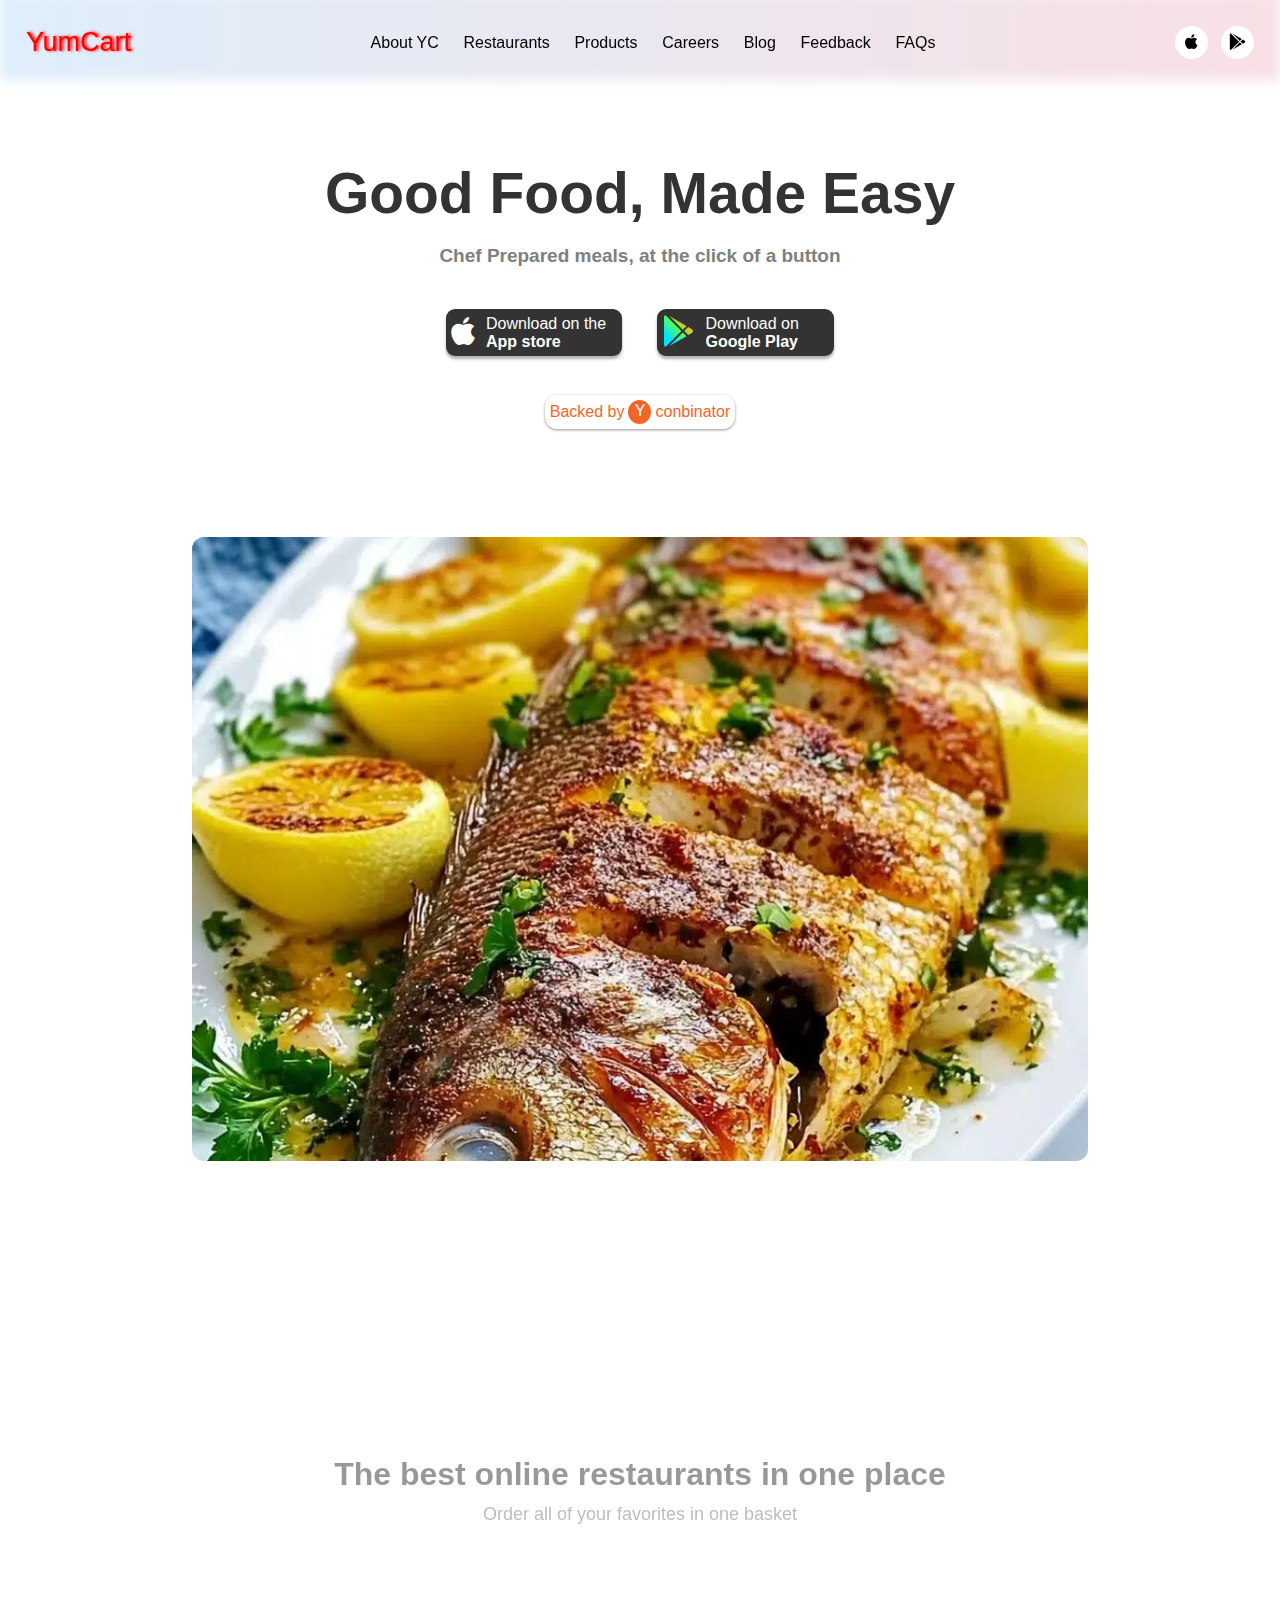
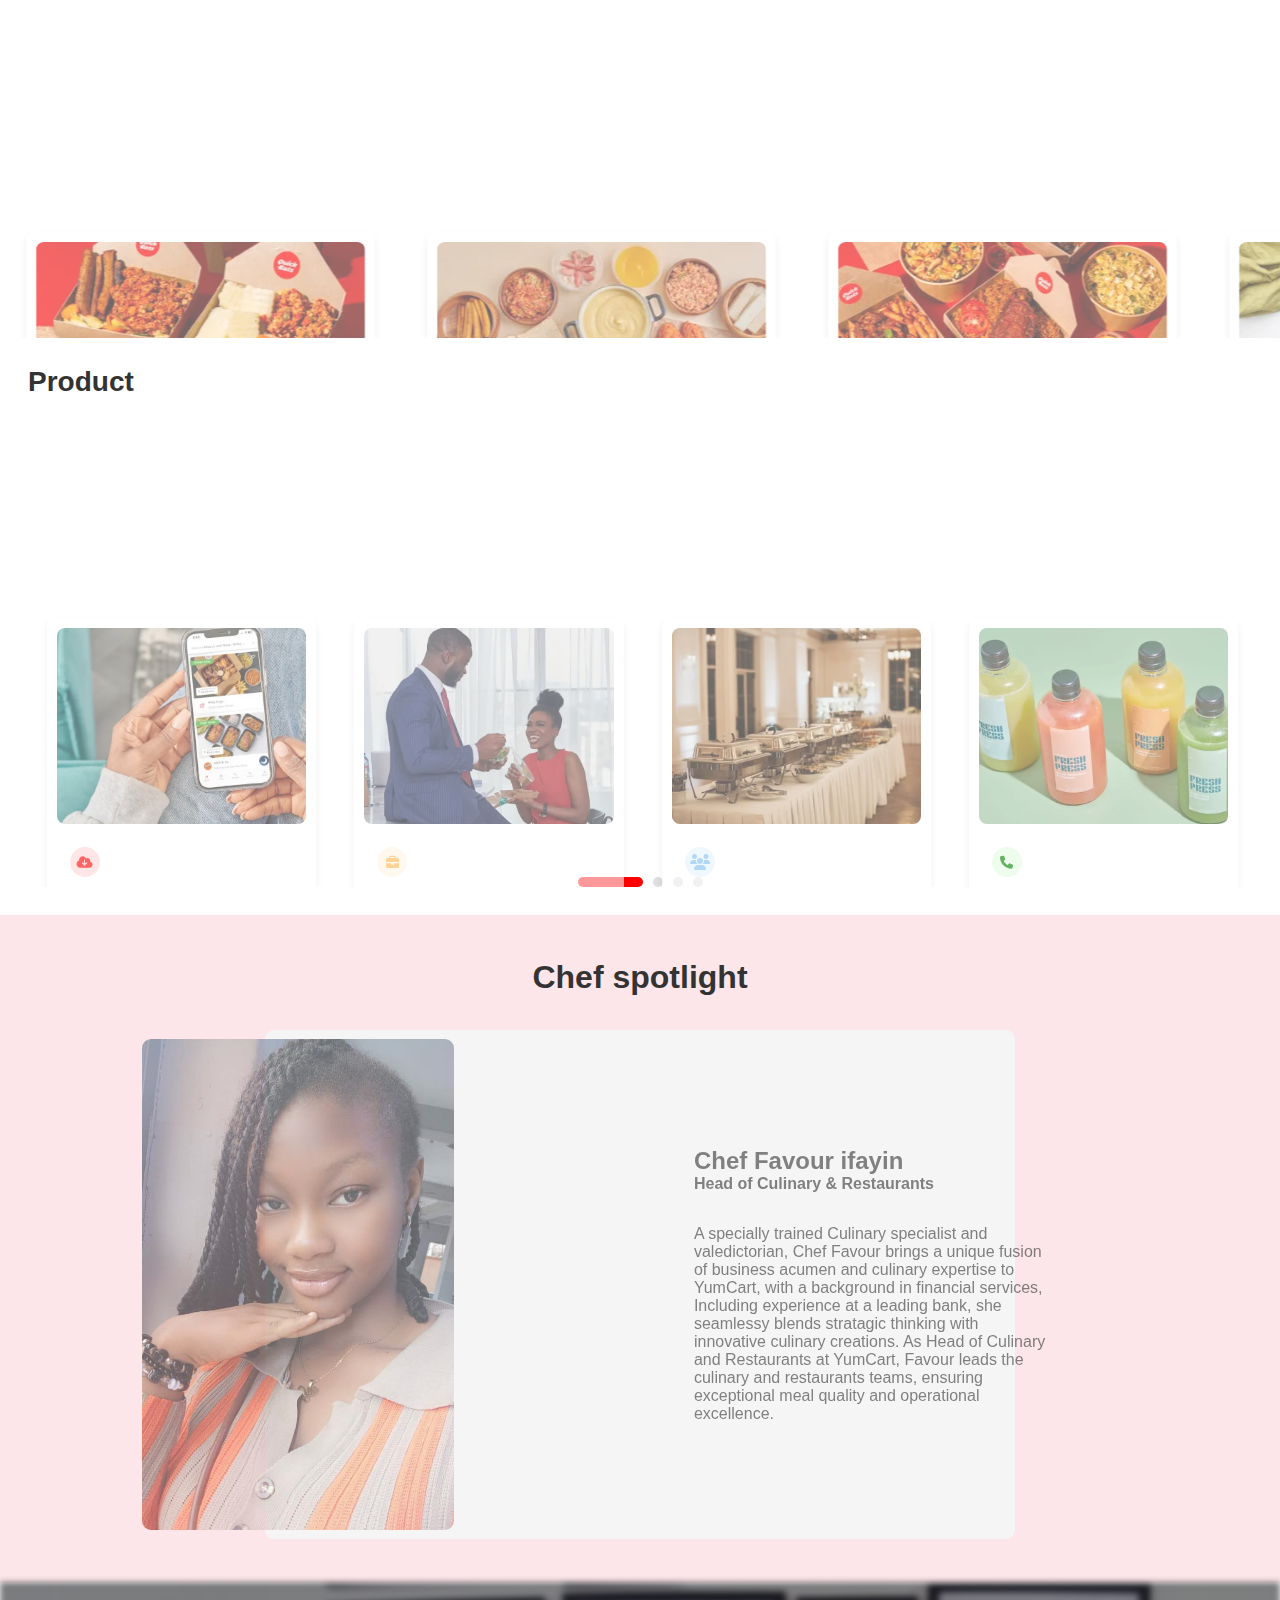
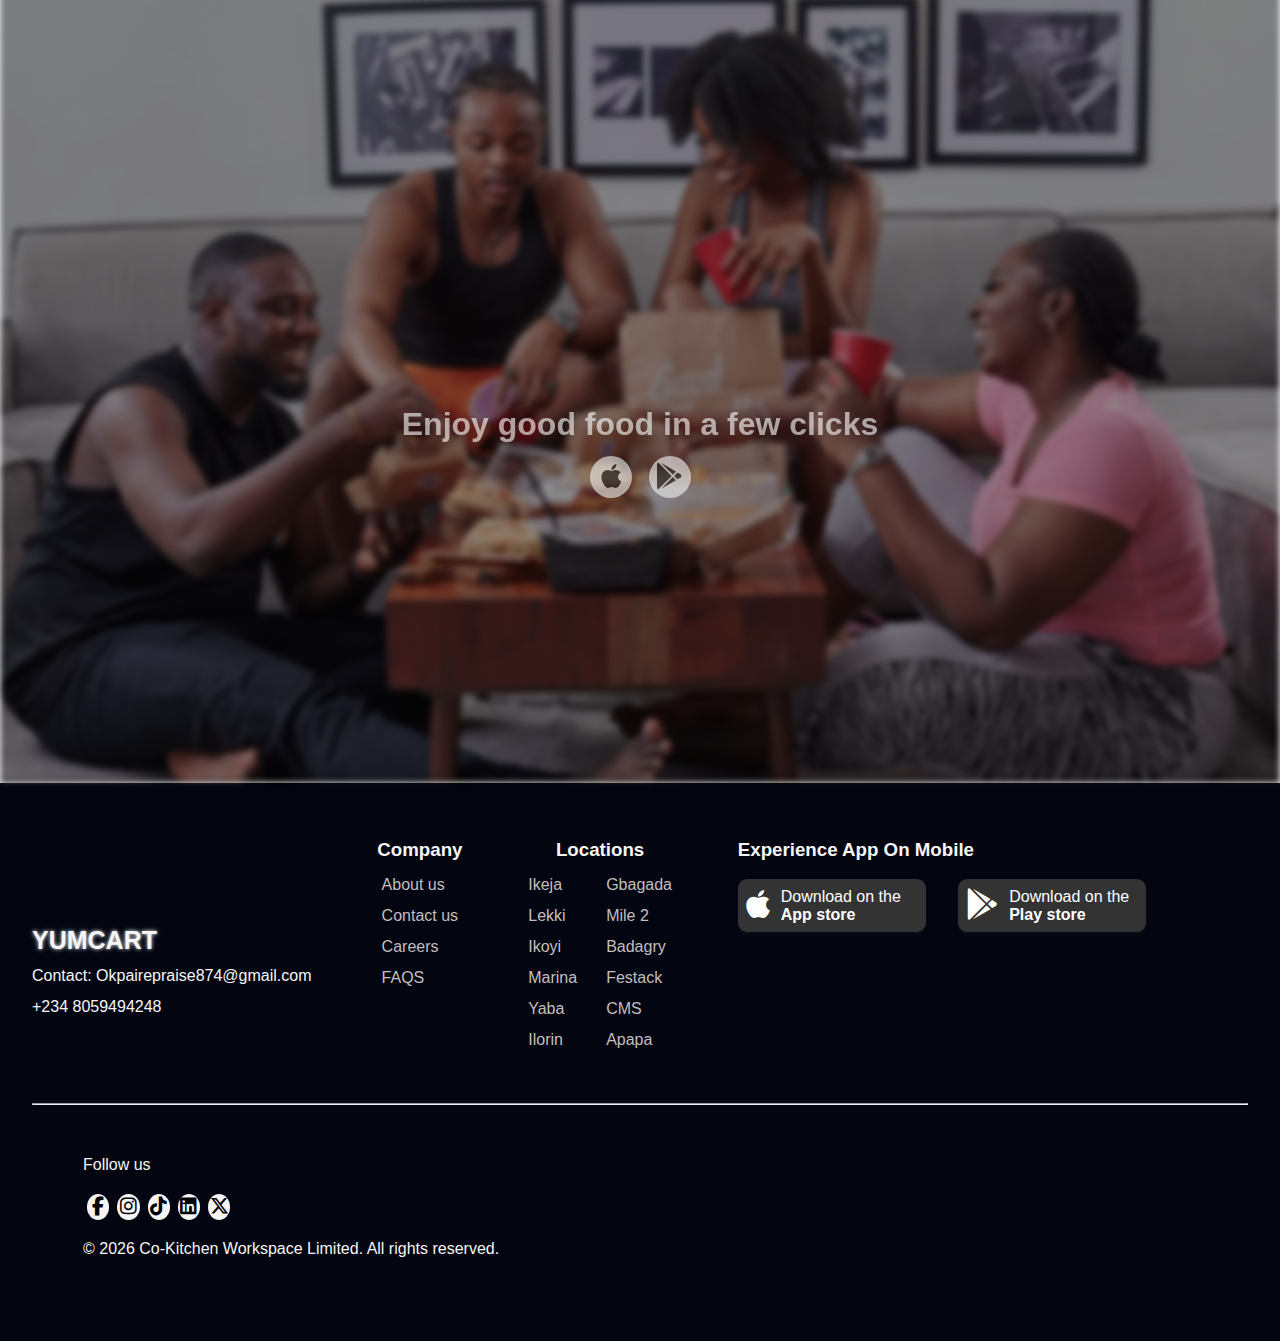
<file: index.html>
<!doctype html>
<html lang="en">
  <head>
    <meta charset="UTF-8" />
    <meta name="viewport" content="width=device-width, initial-scale=1.0" />
    <link rel="stylesheet" href="./style/style.css" />
    <link rel="stylesheet" href="./style/media.css" />
    <script defer src="./js/app.js"></script>
    <link rel="icon" type="png" href="./images/header-img.png" />
    <link
      rel="stylesheet"
      href="https://cdnjs.cloudflare.com/ajax/libs/font-awesome/6.5.0/css/all.min.css"
    />

    <title>YumCart</title>
  </head>
  <body>
    <!-- https://www.getfoodcourt.com/ -->
    <header>
      <div class="header"></div>
      <div class="nav">
        <div class="nav-text">
          <p>YumCart</p>
        </div>
        <div class="nav-links">
          <ul>
            <li>
              <a href="./other-pages/About yc/index.html"
                ><i id="font1" class="fas fa-info-circle"></i> About YC</a
              >
            </li>

            <li>
              <a href="./other-pages/restuarants/index.html"
                ><i id="font1" class="fas fa-store"></i> Restaurants</a
              >
            </li>
            <li>
              <a href="./other-pages/products/index.html"
                ><i id="font1" class="fas fa-boxes"></i> Products</a
              >
            </li>
            <li>
              <a href="./other-pages/careers/index.html"
                ><i id="font1" class="fas fa-suitcase"></i> Careers</a
              >
            </li>
            <li>
              <a href="./other-pages/blog/index.html"
                ><i id="font1" class="fas fa-blog"></i> Blog</a
              >
            </li>
            <li>
              <a href="./other-pages/feedback/index.html"
                ><i id="font1" class="fas fa-comments"></i> Feedback</a
              >
            </li>
            <li>
              <a href="./other-pages/Faq/index.html"
                ><i id="font1" class="fas fa-question-circle"></i> FAQs</a
              >
            </li>
          </ul>
        </div>
        <div class="bars">
          <div class="bar"></div>
          <div class="bar"></div>
          <div class="bar"></div>
        </div>
        <div class="nav-font-awe">
          <div class="font">
            <a href="https://www.apple.com/app-store/" target="_blank">
              <i class="fa-brands fa-apple"></i
            ></a>
          </div>
          <div class="font">
            <a
              href="https://play.google.com/store/games?hl=en&pli=1"
              target="_blank"
            >
              <i class="fa-brands fa-google-play"></i
            ></a>
          </div>
        </div>
      </div>
    </header>

    <div class="banner">
      <div class="bannerCont" id="style">
        <h1 class="banner-text1">Good Food, Made Easy</h1>
        <p class="banner-text2">
          Chef Prepared meals, at the click of a button
        </p>
        <div class="cont">
          <div class="banner-fontCont">
            <a
              href="https://www.apple.com/app-store/"
              class="link"
              target="_blank"
            >
              <div class="banner-font"><i class="fa-brands fa-apple"></i></div>
              <div class="banner-font-text">
                <p>Download on the <span>App store</span></p>
              </div>
            </a>
          </div>
          <div class="banner-fontCont">
            <a
              href="https://play.google.com/store/games?hl=en&pli=1"
              class="link"
              target="_blank"
            >
              <div class="banner-font">
                <i class="fa-brands fa-google-play" id="google-play"></i>
              </div>
              <div class="banner-font-text">
                <p>Download on <span>Google Play</span></p>
              </div>
            </a>
          </div>
        </div>
        <div class="banner-text3">
          <div class="txt">
            <p>Backed by <span class="span">Y</span> conbinator</p>
          </div>
        </div>
      </div>
    </div>
    <div class="slider" id="style">
      <div class="slider-container">
        <div class="slide">
          <img src="./images/img1.png" alt="Image 1" />
        </div>
        <div class="slide">
          <img src="./images/img2.jpg" alt="Image 2" />
        </div>
        <div class="slide">
          <img src="./images/img3.jpg" alt="Image 3" />
        </div>
        <div class="slide">
          <img src="./images/img4.jpg" alt="Image 4" />
        </div>
        <div class="slide">
          <img src="./images/img5.jpg" alt="Image 5" />
        </div>
        <div class="slide">
          <img src="./images/img6.jpg" alt="Image 6" />
        </div>
        <div class="slide">
          <img src="./images/img7.jpg" alt="Image 7" />
        </div>
        <div class="slide">
          <img src="./images/img8.jpg" alt="Image 8" />
        </div>
      </div>
      <div class="direction">
        <button class="prev-btn"><i class="fas fa-caret-left"></i></button>
        <button class="next-btn"><i class="fas fa-caret-right"></i></button>
      </div>
    </div>
    <div class="banner2">
      <div class="banner2-cont" id="style">
        <h1>The best online restaurants in one place</h1>
        <p>Order all of your favorites in one basket</p>
      </div>
    </div>

    <div class="cards-cont">
      <div class="card-cont" id="style">
        <div class="cards" id="slider"></div>
      </div>
    </div>

    <div class="product_section">
      <h3 class="product-text">Product</h3>
      <div class="products-card" id="style">
        <div class="product-cards">
          <div class="prod-card">
            <div class="imgcont">
              <img src="./images/product1.webp" alt="Product-img1" />
            </div>
            <div class="prod-texts">
              <div class="prod-fonts1">
                <i class="fas fa-cloud-arrow-down"></i>
              </div>
              <div class="texts">
                <div class="txt2">
                  <h3>YumCart App</h3>
                  <p>
                    High quality chef prepared meals delivered at a click of a
                    button
                  </p>
                </div>
              </div>
              <div class="prod-btn">
                <button><a href="/">Download</a></button>
              </div>
            </div>
          </div>
          <div class="prod-card">
            <div class="imgcont">
              <img src="./images/product2.webp" alt="Product-img1" />
            </div>
            <div class="prod-texts">
              <div class="prod-font">
                <i class="fas fa-briefcase"></i>
              </div>
              <div class="texts">
                <div class="txt2">
                  <h3>YumCart Business</h3>
                  <p>
                    Corporate meal plans designed to boost employee satisfaction
                    and productivity
                  </p>
                </div>
              </div>
              <div class="prod-btn">
                <button><a href="/">View</a></button>
              </div>
            </div>
          </div>
          <div class="prod-card">
            <div class="imgcont">
              <img src="./images/product3.webp" alt="Product-img1" />
            </div>
            <div class="prod-texts">
              <div class="prod-fonts">
                <i class="fas fa-users"></i>
              </div>
              <div class="texts">
                <div class="txt2">
                  <h3>Event Catering</h3>
                  <p>
                    Personalized catering services for all types of events,
                    focusing on customer satisfaction
                  </p>
                </div>
              </div>
              <div class="prod-btn">
                <button><a href="/">Contact us</a></button>
              </div>
            </div>
          </div>
          <div class="prod-card">
            <div class="imgcont">
              <img src="./images/product4.webp" alt="Product-img1" />
            </div>
            <div class="prod-texts">
              <div class="prod-font2">
                <i class="fas fa-phone"></i>
              </div>
              <div class="texts">
                <div class="txt2">
                  <h3>Fresh Press by YumCart</h3>
                  <p>
                    Freshhly pressed juices and smoothies made from 100%
                    natural, quality ingredients
                  </p>
                </div>
              </div>
              <div class="prod-btn">
                <button><a href="/">Contact us</a></button>
              </div>
            </div>
          </div>
          <div class="prod-card">
            <div class="imgcont">
              <img src="./images/product6.webp" alt="Product-img1" />
            </div>
            <div class="prod-texts">
              <div class="prod-font2">
                <i class="fas fa-phone"></i>
              </div>
              <div class="texts">
                <div class="txt2">
                  <h3>Necter by YumCart</h3>
                  <p>
                    Delicious high quality jucies crafted to stay fresh and
                    flavourful for any moment
                  </p>
                </div>
              </div>
              <div class="prod-btn">
                <button><a href="/">Contact us</a></button>
              </div>
            </div>
          </div>
          <div class="prod-card">
            <div class="imgcont">
              <img src="./images/product5.webp" alt="Product-img1" />
            </div>
            <div class="prod-texts">
              <div class="prod-fonts3">
                <i class="fa-solid fa-champagne-glasses"></i>
              </div>
              <div class="texts">
                <div class="txt2">
                  <h3>Cocktail club by YumCart</h3>
                  <p>
                    Expertly crafted cocktails delivered to elevate your
                    gathering and special moments
                  </p>
                </div>
              </div>
              <div class="prod-btn">
                <button><a href="/">View</a></button>
              </div>
            </div>
          </div>
          <div class="prod-card">
            <div class="imgcont">
              <img src="./images/product7.webp" alt="Product-img1" />
            </div>
            <div class="prod-texts">
              <div class="prod-font">
                <i class="fa-solid fa-briefcase"></i>
              </div>
              <div class="texts">
                <div class="txt2">
                  <h3>Freshly Baked</h3>
                  <p>
                    Freshly baked bread and pastries made daily with quality
                    ingredients.
                  </p>
                </div>
              </div>
              <div class="prod-btn">
                <button><a href="/">View</a></button>
              </div>
            </div>
          </div>
        </div>
      </div>
      <div class="product-dots">
        <span class="dot active" data-index="0"></span>
        <span class="dot" data-index="1"></span>
        <span class="dot" data-index="2"></span>
        <span class="dot" data-index="3"></span>
      </div>
    </div>
    <div class="chef-spotlight">
      <div class="spotlight-text">
        <h1>Chef spotlight</h1>
      </div>
      <div class="spotlight-card">
        <div class="spotCard-cont">
          <div class="spotcard-img" id="style">
            <img src="./images/IMG-20260107-WA0048.jpg" alt="spotlight img" />
          </div>
          <div class="spotcard-text" id="style">
            <h2>Chef Favour ifayin</h2>
            <h4>Head of Culinary & Restaurants</h4>
            <p>
              A specially trained Culinary specialist and valedictorian, Chef
              Favour brings a unique fusion of business acumen and culinary
              expertise to YumCart, with a background in financial services,
              Including experience at a leading bank, she seamlessy blends
              stratagic thinking with innovative culinary creations. As Head of
              Culinary and Restaurants at YumCart, Favour leads the culinary and
              restaurants teams, ensuring exceptional meal quality and
              operational excellence.
            </p>
          </div>
        </div>
      </div>
    </div>
    <!-- </div> -->
    <div class="background">
      <div class="background-text">
        <div class="background-text1" id="style">
          <h1>Enjoy good food in a few clicks</h1>
          <div class="backgroung-font">
            <div id="font">
              <a href="https://www.apple.com/app-store/" target="_blank">
                <i class="fa-brands fa-apple"></i
              ></a>
            </div>
            <div id="font">
              <a
                href="https://play.google.com/store/games?hl=en&pli=1"
                target="_blank"
              >
                <i class="fa-brands fa-google-play"></i
              ></a>
            </div>
          </div>
        </div>
      </div>
      <div class="background-img"></div>
    </div>
    <footer>
      <div class="footer">
        <div id="cont1">
          <h3>YUMCART</h3>
          <div class="sub-con1">
            <p>Contact: Okpairepraise874@gmail.com</p>
            <p>+234 8059494248</p>
          </div>
        </div>
        <div class="footer-links" id="footlink">
          <h3>Company</h3>
          <div class="footer-ul">
            <ul>
              <li><a href="./other-pages/About yc/index.html">About us</a></li>
              <li>
                <a href="./other-pages/Contact us/index.html">Contact us</a>
              </li>
              <li><a href="./other-pages/careers/index.html">Careers</a></li>
              <li><a href="./other-pages/Faq/index.html">FAQS</a></li>
            </ul>
          </div>
        </div>
        <div class="footer-links">
          <div class="h3">
            <h3>Locations</h3>
          </div>
          <div class="footer-ul">
            <ul>
              <li>Ikeja</li>
              <li>Lekki</li>
              <li>Ikoyi</li>
              <li>Marina</li>
              <li>Yaba</li>
              <li>Ilorin</li>
            </ul>
            <ul>
              <li>Gbagada</li>
              <li>Mile 2</li>
              <li>Badagry</li>
              <li>Festack</li>
              <li>CMS</li>
              <li>Apapa</li>
            </ul>
          </div>
        </div>

        <div class="app">
          <h3>experience app on mobile</h3>
          <div class="app-icon">
            <div class="app-icon1">
              <div class="app-iconCont">
                <a
                  href="https://www.apple.com/app-store/"
                  class="link"
                  target="_blank"
                >
                  <div class="banner-font">
                    <i class="fa-brands fa-apple"></i>
                  </div>
                  <div class="banner-font-text">
                    <p>Download on the <span>App store</span></p>
                  </div>
                </a>
              </div>
              <div class="app-iconCont">
                <a
                  href="https://play.google.com/store/games?hl=en&pli=1"
                  class="link"
                  target="_blank"
                >
                  <div class="banner-font">
                    <i class="fa-brands fa-google-play"></i>
                  </div>
                  <div class="banner-font-text">
                    <p>Download on the <span>Play store</span></p>
                  </div>
                </a>
              </div>
            </div>
          </div>
        </div>
      </div>
      <hr />
      <div class="copy-right">
        <p class="copy-p">Follow us</p>
        <div class="copy-icon">
          <span>
            <a href="https://web.facebook.com/?_rdc=1&_rdr#">
              <i class="fab fa-facebook-f"></i>
            </a>
          </span>
          <span>
            <a href="https://www.instagram.com/">
              <i class="fab fa-instagram"></i>
            </a>
          </span>
          <span>
            <a href="https://www.tiktok.com/en/">
              <i class="fab fa-tiktok"></i>
            </a>
          </span>
          <span>
            <a href="https://www.linkedin.com/login">
              <i class="fab fa-linkedin"></i>
            </a>
          </span>
          <span>
            <a href="https://x.com/">
              <i class="fab fa-x-twitter"></i>
            </a>
          </span>
        </div>
        <div class="copy text">
          <p>&copy 2026 Co-Kitchen Workspace Limited. All rights reserved.</p>
        </div>
      </div>
    </footer>
  </body>
</html>
</file>
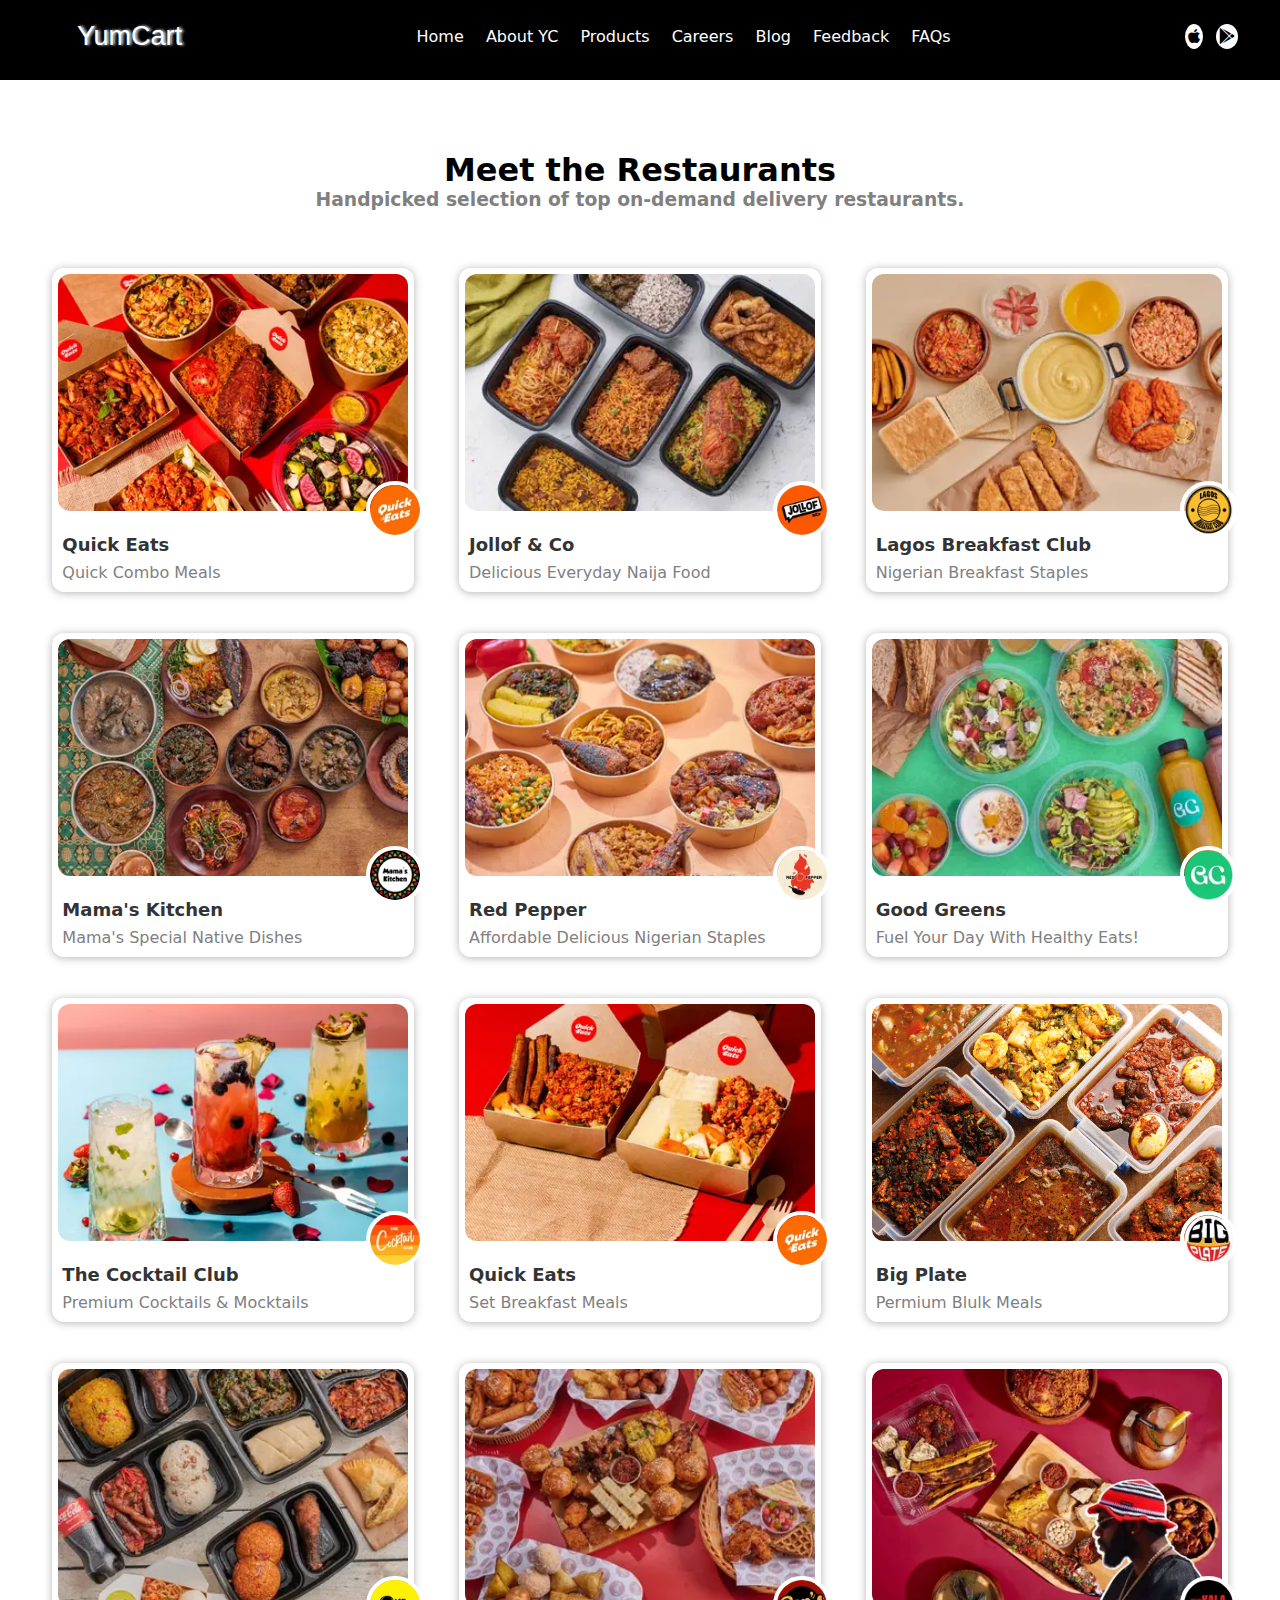
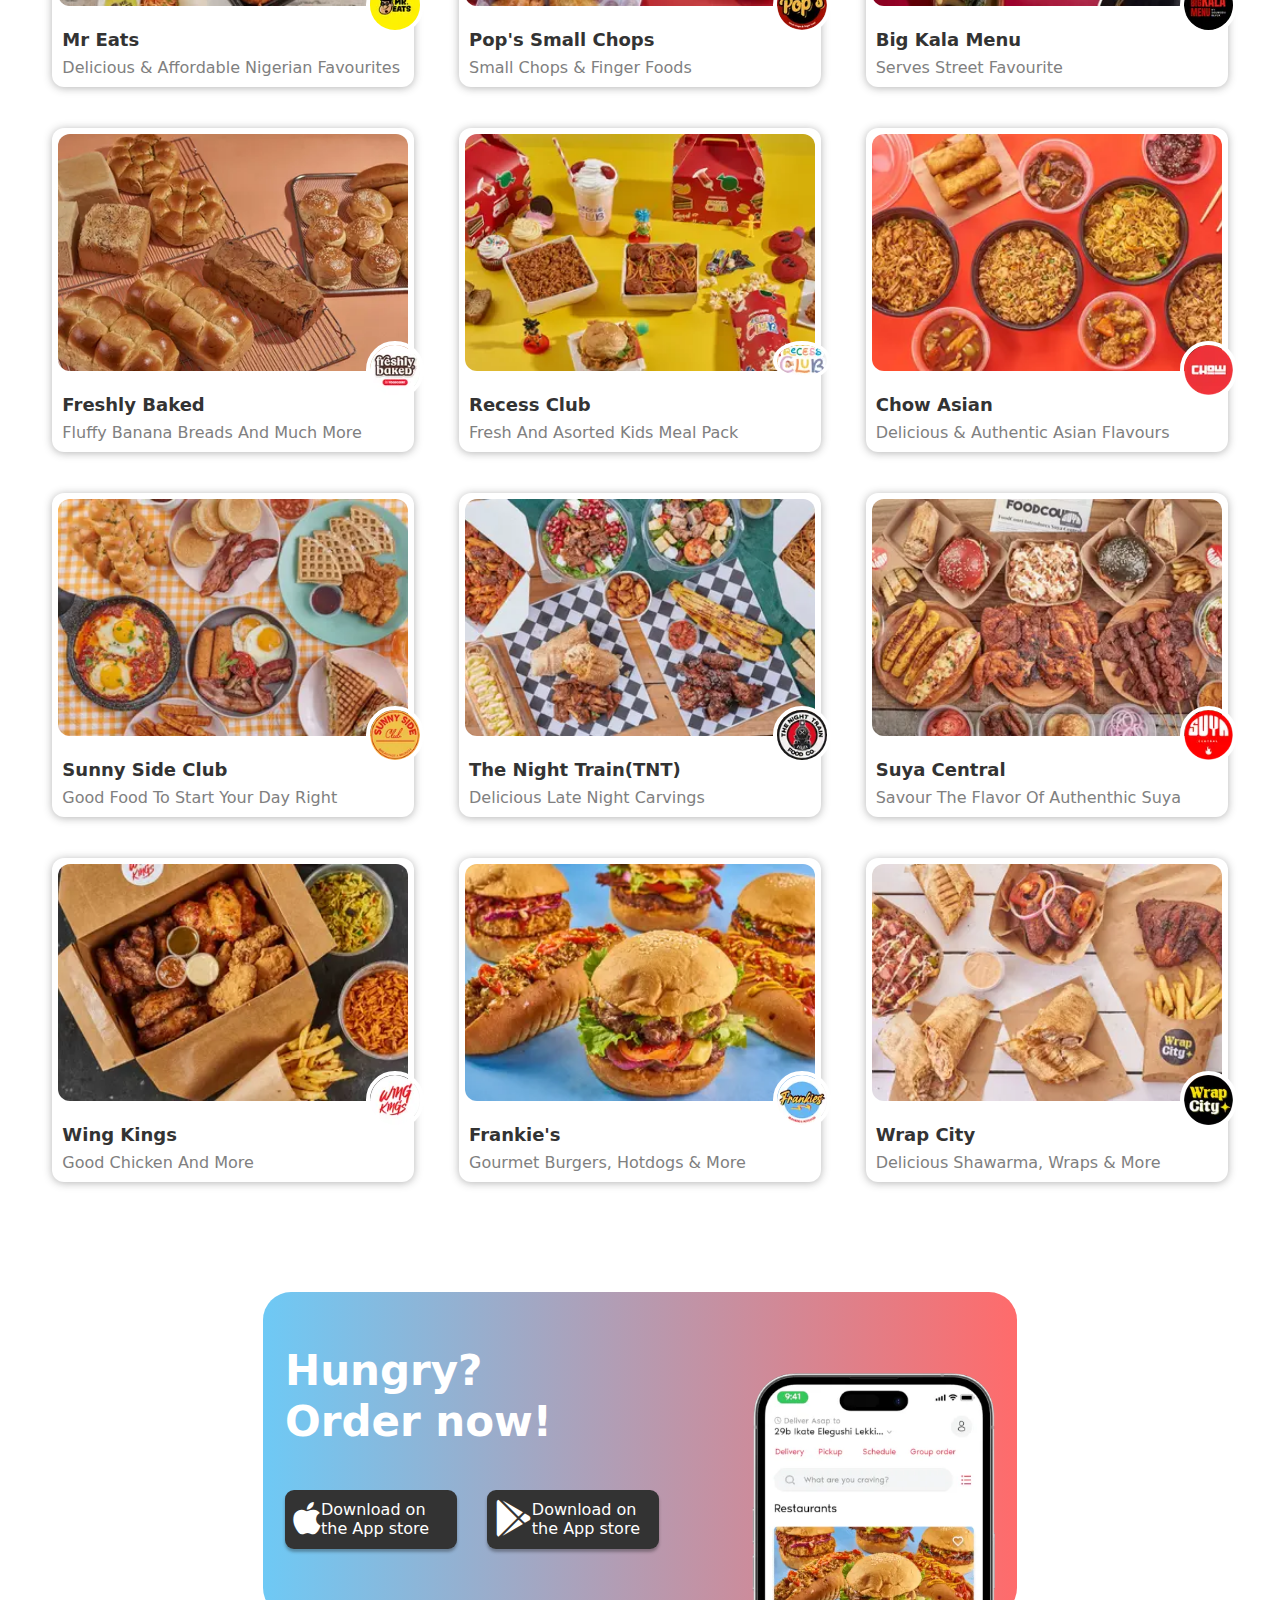
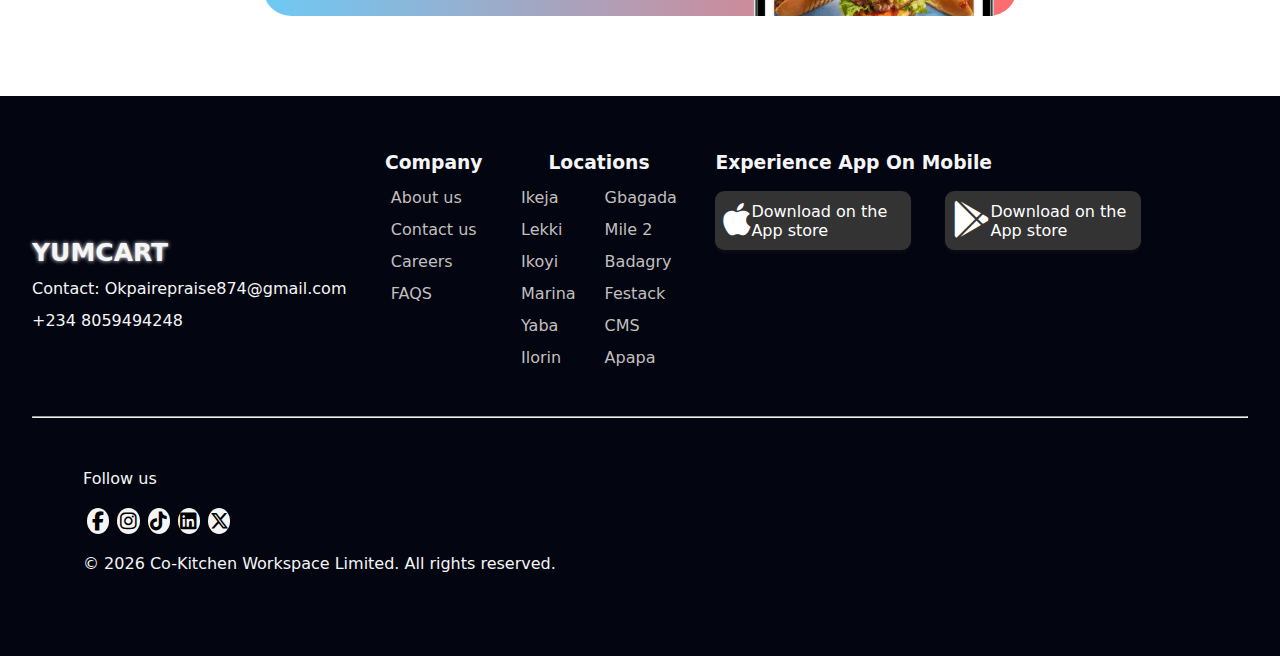
<file: other-pages/restuarants/index.html>
<!doctype html>
<html lang="en">
  <head>
    <meta charset="UTF-8" />
    <meta name="viewport" content="width=device-width, initial-scale=1.0" />
    <title>Yumcart</title>
    <link rel="stylesheet" href="style.css" />
    <link
      rel="stylesheet"
      href="https://cdnjs.cloudflare.com/ajax/libs/font-awesome/6.5.0/css/all.min.css"
    />
    <link rel="icon" type="png" href="../../images/header-img.png" />
    <script defer src="app.js"></script>
  </head>
  <body>
    <header>
      <div class="header"></div>
      <div class="nav">
        <div class="nav-text">
          <p>YumCart</p>
        </div>
        <div class="nav-links">
          <ul>
            <li>
              <a href="../../index.html"
                ><i id="font1" class="fas fa-info-circle"></i> Home</a
              >
            </li>
            <li>
              <a href="../About yc/index.html"
                ><i id="font1" class="fas fa-store"></i> About YC</a
              >
            </li>
            <li>
              <a href="../products/index.html"
                ><i id="font1" class="fas fa-boxes"></i> Products</a
              >
            </li>
            <li>
              <a href="../careers/index.html"
                ><i id="font1" class="fas fa-suitcase"></i> Careers</a
              >
            </li>
            <li>
              <a href="../blog/index.html"
                ><i id="font1" class="fas fa-blog"></i> Blog</a
              >
            </li>
            <li>
              <a href="../feedback/index.html"
                ><i id="font1" class="fas fa-comments"></i> Feedback</a
              >
            </li>
            <li>
              <a href="../Faq/index.html"
                ><i id="font1" class="fas fa-question-circle"></i> FAQs</a
              >
            </li>
          </ul>
        </div>
        <div class="bars">
          <div class="bar"></div>
          <div class="bar"></div>
          <div class="bar"></div>
        </div>
        <div class="nav-font-awe">
          <div class="font">
            <a href="https://www.apple.com/app-store/" target="_blank">
              <i class="fa-brands fa-apple"></i
            ></a>
          </div>
          <div class="font">
            <a
              href="https://play.google.com/store/games?hl=en&pli=1"
              target="_blank"
            >
              <i class="fa-brands fa-google-play"></i
            ></a>
          </div>
        </div>
      </div>
    </header>

    <div class="banner">
      <div class="banner-text">
        <h1>Meet the Restaurants</h1>
        <h3>Handpicked selection of top on-demand delivery restaurants.</h3>
      </div>
      <div class="cont">
        <div class="sliding-imagesCont" id="slider"></div>
      </div>
    </div>

    <section class="hero">
      <div class="hero-card">
        <div class="hero-text">
          <h1>Hungry?<br />Order now!</h1>

          <div class="app-icon">
            <div class="app-icon1">
              <div class="app-iconCont">
                <a
                  href="https://www.apple.com/app-store/"
                  class="link"
                  target="_blank"
                >
                  <div class="banner-font">
                    <i class="fa-brands fa-apple"></i>
                  </div>
                  <div class="banner-font-text">
                    <p>Download on the <span>App store</span></p>
                  </div>
                </a>
              </div>
              <div class="app-iconCont">
                <a
                  href="https://play.google.com/store/games?hl=en&pli=1"
                  class="link"
                  target="_blank"
                >
                  <div class="banner-font">
                    <i class="fa-brands fa-google-play"></i>
                  </div>
                  <div class="banner-font-text">
                    <p>Download on the <span>App store</span></p>
                  </div>
                </a>
              </div>
            </div>
          </div>
        </div>

        <div class="background"></div>
      </div>
    </section>

    <footer>
      <div class="footer">
        <div id="cont1">
          <h3>YUMCART</h3>
          <div class="sub-con1">
            <p>Contact: Okpairepraise874@gmail.com</p>
            <p>+234 8059494248</p>
          </div>
        </div>
        <div class="footer-links">
          <h3>Company</h3>
          <div class="footer-ul">
            <ul>
              <li>
                <a href="../About yc/index.html">About us</a>
              </li>
              <li>
                <a href="../Contact us/index.html">Contact us</a>
              </li>
              <li><a href="../careers/index.html">Careers</a></li>
              <li><a href="../Faq/index.html">FAQS</a></li>
            </ul>
          </div>
        </div>
        <div class="footer-links">
          <div class="h3">
            <h3>Locations</h3>
          </div>
          <div class="footer-ul">
            <ul>
              <li>Ikeja</li>
              <li>Lekki</li>
              <li>Ikoyi</li>
              <li>Marina</li>
              <li>Yaba</li>
              <li>Ilorin</li>
            </ul>
            <ul>
              <li>Gbagada</li>
              <li>Mile 2</li>
              <li>Badagry</li>
              <li>Festack</li>
              <li>CMS</li>
              <li>Apapa</li>
            </ul>
          </div>
        </div>

        <div class="app">
          <h3>experience app on mobile</h3>
          <div class="app-icon">
            <div class="app-icon1">
              <div class="app-iconCont">
                <a
                  href="https://www.apple.com/app-store/"
                  class="link"
                  target="_blank"
                >
                  <div class="banner-font">
                    <i class="fa-brands fa-apple"></i>
                  </div>
                  <div class="banner-font-text">
                    <p>Download on the <span>App store</span></p>
                  </div>
                </a>
              </div>
              <div class="app-iconCont">
                <a
                  href="https://play.google.com/store/games?hl=en&pli=1"
                  class="link"
                  target="_blank"
                >
                  <div class="banner-font">
                    <i class="fa-brands fa-google-play"></i>
                  </div>
                  <div class="banner-font-text">
                    <p>Download on the <span>App store</span></p>
                  </div>
                </a>
              </div>
            </div>
          </div>
        </div>
      </div>
      <hr />
      <div class="copy-right">
        <p class="copy-p">Follow us</p>
        <div class="copy-icon">
          <span>
            <i class="fab fa-facebook-f"></i>
          </span>
          <span>
            <i class="fab fa-instagram"></i>
          </span>
          <span>
            <i class="fab fa-tiktok"></i>
          </span>
          <span>
            <i class="fab fa-linkedin"></i>
          </span>
          <span>
            <i class="fab fa-x-twitter"></i>
          </span>
        </div>
        <div class="copy text">
          <p>&copy 2026 Co-Kitchen Workspace Limited. All rights reserved.</p>
        </div>
      </div>
    </footer>
  </body>
</html>
</file>
<file: style/style.css>
* {
  padding: 0;
  margin: 0;
  list-style-type: none;
  box-sizing: border-box;
  scrollbar-width: thin; 
   scrollbar-color: #bea6ac #dce8f1;
}

img{
  -webkit-user-drag: none;
}

a {
  text-decoration: none;
  color: inherit;
}

body {
  color: black;
  font-family:
    Euclid Circular A,
    -apple-system,
    BlinkMacSystemFont,
    Segoe UI,
    Roboto,
    Helvetica Neue,
    Arial;
  background-color: white;
}

.header {
  position: absolute;
  top: -7px;
  left: 0;
  width: 100%;
  height: 87px;
  background: linear-gradient(to right, #deeefb, #f8e0e5);
  filter: blur(6px);
  z-index: -1;
}

.nav {
  position: relative;
  z-index: 2;
  display: flex;
  justify-content: space-between;
  align-items: center;
  padding: 26px;
  width: 100%;
}

.nav-text {
  font-family: "Franklin Gothic Medium", "Arial Narrow", Arial, sans-serif;
  color: red;
  font-size: 27px;
  text-shadow: 2px 0px 3px red;
}

.nav-links {
  width: 46%;
  font-size: 16px;
}

.nav-links ul {
  display: flex;
  justify-content: space-between;
  list-style: none;
}

.app-iconCont:hover {
  transform: scale(0.9);
  transition: 0.8s;
}

.nav-links ul li a {
  position: relative;
  padding-bottom: 6px;
}

.nav-links ul li a::after {
  content: "";
  position: absolute;
  left: 0;
  bottom: 0;

  width: 100%;
  height: 2px;
  background: linear-gradient(to right, #333, #333);

  transform: scaleX(0);
  transform-origin: left;
  transition: transform 0.3s ease;
}

.nav-links ul li a:hover::after {
  transform: scaleX(1);
}

.nav-font-awe {
  display: flex;
  gap: 13px;
}

.font {
  background: white;
  font-size: 17px;
  padding: 4px;
  border-radius: 50%;
  cursor: pointer;
  width: 33px;
  display: flex;
  justify-content: center;
  height: 33px;
  align-items: center;
}

.font i {
  color: black;
}

#google-play {
  background: linear-gradient(
    45deg,
    #00e1ff,
    #00e1ff,
    #42ff6f,
    #ffbb00,
    #ff3300
  );
  -webkit-background-clip: text;
  -webkit-text-fill-color: transparent;
  display: inline-block;
}

.banner {
  display: flex;
  justify-content: center;
  padding-top: 10rem;
  text-align: center;
}

.banner-text1 {
  font-size: 57px;
  color: #333;
  font-family: sans-serif;
}

.bannerCont {
  gap: 19px;
  display: flex;
  flex-direction: column;
  transform: translateY(-51px);
  opacity: 0.4;
}

.banner-fontCont {
  display: flex;
  transition: 0.9s;
}

.cont {
  display: flex;
  justify-content: center;
  gap: 35px;
  margin-top: 23px;
}

.banner-fontCont,
.app-iconCont {
  background: #333;
  color: #fff;
  width: 28%;
  text-align: left;
  align-items: center;
  font-size: 16px;
  padding: 5px;
  border-radius: 9px;
  box-shadow: 0px 3px 3px #19191957;
  transition: 0.8s;
}

.banner-font {
  font-size: 32px;
}

.banner-font-text span {
  font-weight: bold;
}

.link {
  display: flex;
  align-items: center;
  gap: 11px;
}

.slider {
  width: 100%;
  height: 100vh;
  margin-top: 88px;
  overflow: hidden;
  transform: translateY(-173px);
  opacity: 0.6;
  transition: 1.6s;
}

.slider.active {
  transform: translateY(0);
  opacity: 1;
  transition: 1.6s;
}

.slider-container {
  display: flex;
  transition: transform 0.5s ease-in-out;
}

.slide {
  min-width: 100%;
  box-sizing: border-box;
  height: 39pc;
  display: flex;
  justify-content: center;
}

.slide img {
  width: 70%;
  height: 100%;
  display: block;
  object-fit: cover;
  border-radius: 12px;
}

.prev-btn,
.next-btn {
  background: rgba(0, 0, 0, 0.5);
  color: white;
  border: none;
  padding: 10px;
  cursor: pointer;
  font-size: 26px;
  border-radius: 50%;
  z-index: 10;
  margin: 11px;
}

.prev-btn:hover,
.next-btn:hover {
  background: rgba(0, 0, 0, 0.8);
}

.banner-fontCont:hover {
  transform: scale(0.9);
  transition: 0.7s;
}

.direction {
  position: absolute;
  width: 100%;
  display: flex;
  justify-content: space-between;
  top: 59pc;
}

.banner2 {
  text-align: center;
  padding: 70px 0px 29px;
  overflow: hidden;
}

.banner-text2 {
  font-size: 19px;
  font-weight: bold;
  color: grey;
}

.txt {
  /* width: 33%; */
  box-shadow: 0px 1px 3px #0000006b;
  padding: 5px;
  border-radius: 12px;
  color: #f26625;
}

.span {
  background-color: #f26625;
  color: white;
  padding: 2px;
  border-radius: 50%;
  height: 24px;
  display: block;
  width: 23px;
}

.txt p {
  display: flex;
  align-items: center;
  gap: 4px;
}

.banner-text3 {
  text-align: center;
  display: flex;
  justify-content: center;
  padding: 20px;
}

.banner2-cont p {
  font-size: 18px;
  color: #5b5a5a;
  margin-top: 11px;
}
.cards {
  display: flex;
  width: 100%;
  position: relative;
}

.card {
  flex: 0 0 auto;
  width: 349px;
  margin: 26px;
  background: white;
  border-radius: 8px;
  box-shadow: 0 4px 8px rgba(0, 0, 0, 0.1);
  text-align: left;
  padding: 10px;
  height: 281px;
}

.card img {
  width: 100%;
  height: 181px;
  object-fit: cover;
  border-radius: 8px;
}

.card p {
  margin: 5px 0;
  margin: 8px;
}

#text1 {
  font-weight: bold;
  font-size: 19px;
  color: #333;
}

#text {
  color: #333;
}

.cards-cont {
  overflow: hidden;
  width: 100%;
  display: flex;
  justify-content: center;
  flex-direction: column;
}

.card-cont {
  transform: translateY(201px);
  transition: 1.6s;
  opacity: 0.6;
}

.card-cont.active {
  transform: translateY(0px);
  transition: 1.6s;
  opacity: 1;
}

.banner2-cont {
  transform: translateY(-51px);
  opacity: 0.4;
}

.banner2-cont.active {
  transform: translateY(0px);
  transition: 1.6s;
  opacity: 1;
}

.cards {
  animation: slide-left 30s linear infinite;
  will-change: transform;
}

@keyframes slide-left {
  from {
    transform: translateX(0);
  }
  to {
    transform: translateX(-200pc);
  }
}

img {
  user-select: none;
  pointer-events: none;
  -webkit-user-drag: none;
}

.cards:hover {
  animation-play-state: paused;
}

.card-button {
  background-color: hsl(0, 100%, 50%);
  border: none;
  border-radius: 27px;
  transition: 0.5s;
  box-shadow: 0px 2px 2px 1px #b5b3b382;
  transition: 0.3s;
}

.card-button:hover {
  background-color: hsl(0deg 74.72% 33.31%);
  transition: 0.5s;
  transform: scale(0.98);
}

.products-card.active {
  transform: translateY(0px);
  transition: 1.6s;
  opacity: 1;
}

.products-card {
  transform: translateY(201px);
  transition: 1.6s;
  opacity: 0.6;
}

.button-cont {
  display: flex;
  justify-content: center;
}

.card-button a {
  color: rgb(255, 255, 255);
  padding: 10px;
  font-size: 18px;
  display: block;
  width: 142px;
}

.product-text {
  font-size: 28px;
  color: #333;
}

.product_section {
  margin: 28px;
  overflow: hidden;
}

.fa-briefcase {
  color: #ffb650;
  font-size: 13px;
}

.prod-font,
.prod-fonts,
.prod-font2,
.prod-fonts1,
.prod-fonts3 {
  background: #fff4e6;
  height: 26px;
  width: 20px;
  display: flex;
  justify-content: center;
  align-items: center;
  border-radius: 50%;
  padding: 15px;
}

.prod-fonts {
  background: #e6f4ff;
}

.prod-font2 {
  background: #0edf0e1f;
}

.prod-fonts1 {
  background: #ff000029;
}

.prod-fonts3 {
  background-color: #00008b30;
}
.fa-phone {
  color: green;
  font-size: 13px;
}

.fa-cloud-arrow-down {
  color: red;
  font-size: 13px;
}

.fa-champagne-glasses {
  color: #1919f0;
  font-size: 13px;
}

.prod-card {
  flex: 0 0 auto;
  background: white;
  border-radius: 8px;
  box-shadow: 0 4px 8px rgba(0, 0, 0, 0.1);
  text-align: center;
  padding: 10px;
  height: 441px;
  /* min-width: 100%; */
  width: 22%;
  margin: 19px;
}

.prod-card img {
  width: 100%;
  height: 196px;
  object-fit: cover;
  border-radius: 8px;
}

.product-cards {
  display: flex;
  transition: transform 0.5s ease-in-out;
}

.prod-texts {
  background: white;
  border-radius: 6px;
  padding: 13px;
  height: 215px;
  margin-top: 6px;
}

.texts {
  text-align: left;
}

.prod-btn {
  position: relative;
  top: 14px;
}

.prod-btn button {
  background: transparent;
  border: 1px solid red;
  color: red;
  border-radius: 14px;
  transition: 0.3s;
}

.prod-btn a {
  display: block;
  padding: 7px;
  font-size: 16px;
  width: 106px;
}

.txt2 {
  display: grid;
  margin: 11px;
  grid-row-gap: 11px;
}

.txt2 p {
  color: grey;
  font-size: 14px;
  width: 94%;
}

.fa-users {
  color: #7ec0f3;
}

.prod-btn button:hover {
  background-color: red;
  transition: 0.5s;
  color: #fff;
  transform: scale(0.98);
}

.txt2 h3 {
  color: #333;
  font-size: 17px;
}

header {
  position: fixed;
  z-index: 4;
  width: 100%;
  transition: 0.5s;
}

.chef-spotlight {
  background-color: #fce6e9;
  padding: 44px;
}

.spotlight-text {
  display: flex;
  justify-content: center;
  color: #333;
  margin-bottom: 34px;
}

.spotcard-text {
  color: #333;
  width: 47%;
}

.spotcard-text p {
  color: #313131;
  margin-top: 32px;
  font-size: 16px;
}

.spotcard-img img {
  width: 100%;
  height: 100%;
  border-radius: 9px;
  object-fit: cover;
  object-position: top;
}

.spotcard-img {
  width: 44%;
  height: 509px;
  padding: 9px;
}

.spotCard-cont {
  display: flex;
  background-color: whitesmoke;
  border-radius: 9px;
  align-items: center;
  width: 63%;
  gap: 18px;
}

.spotlight-card {
  display: flex;
  justify-content: center;
}

.dot {
  background: rgba(128, 128, 128, 0.26);
  width: 10px;
  height: 10px;
  display: block;
  border-radius: 50%;
  transition: 0.5s;
  cursor: pointer;
}

.product-dots {
  display: flex;
  justify-content: center;
  gap: 10px;
}

.dot.active {
  width: 65px;
  border-radius: 5px;
  transition: 0.5s;
  background: red;
}

.background-img {
  background-image: url(../images/background-img.png);
  background-repeat: no-repeat;
  background-size: cover;
  background-position: top;
  width: 100%;
  height: 800px;
  filter: brightness(0.6) blur(3px);
}

.background-text {
  color: #fff;
  position: absolute;
  z-index: 1;
  height: 800px;
  align-items: center;
}

.backgroung-font,
.background-text {
  display: flex;
  justify-content: center;
  width: 100%;
  gap: 17px;
  margin-top: 13px;
}

#font {
  font-size: 27px;
  color: #232323;
  background: whitesmoke;
  border-radius: 50%;
  width: 42px;
  height: 42px;
  display: flex;
  justify-content: center;
  align-items: center;
}

#cont1 h3 {
  font-size: 25px;
  text-shadow: 0px 0px 4px whitesmoke;
}

header.active {
  transform: translateY(-100px);
  transition: 0.5s;
}

.bannerCont.active {
  transform: translateY(0px);
  transition: 1.6s;
  opacity: 1;
}

.copy-icon span {
  background: whitesmoke;
  padding: 2px;
  color: black;
  font-size: 19px;
  border-radius: 50%;
  margin: 4px;
  display: flex;
  justify-content: center;
  width: 2%;
  align-items: center;
  height: 26px;
}

body.active {
  overflow-y: clip;
}

.copy-icon {
  display: flex;
}

.bar {
  background-color: #333;
  width: 30px;
  height: 5px;
  border-radius: 10px;
  margin: 4px;
  transition: 0.8s;
}

.bars {
  cursor: pointer;
  display: none;
}

.bars.active .bar:nth-child(1) {
  transform: rotate(45deg) translate(13px);
  transition: 0.8s;
  background-color: whitesmoke;
}

.bars.active .bar:nth-child(2) {
  transform: translateX(30px);
  transition: 0.8s;
  opacity: 0;
}

.bars.active .bar:nth-child(3) {
  transform: rotate(-45deg) translateX(13px);
  transition: 0.8s;
  background-color: whitesmoke;
}

footer {
  padding: 32px;
  color: whitesmoke;
  background-color: #030511;
}

.footer {
  display: flex;
  justify-content: space-between;
  width: 100%;
  padding-top: 24px;
  height: 18pc;
}

#cont1 {
  place-content: center;
  display: grid;
  grid-row-gap: 12px;
}

.sub-con1,
.footer-ul ul {
  display: grid;
  grid-row-gap: 13px;
}

.copy-right {
  padding: 51px;
  display: grid;
  grid-row-gap: 16px;
}

footer li {
  color: rgb(194, 191, 191);
}

.app h3 {
  text-transform: capitalize;
}

.app-icon {
  width: 80%;
  position: relative;
  top: 18px;
}

.app-icon1 {
  display: flex;
  justify-content: space-between;
  margin-bottom: 31px;
}

.app-iconCont {
  width: 46%;
  padding: 8px;
}

.h3 {
  display: flex;
  justify-content: center;
}

.footer-ul {
  display: flex;
  gap: 29px;
  position: relative;
  top: 15px;
  justify-content: center;
}

#font1 {
  display: none;
}

.spotcard-img {
  transform: translateX(-132px);
  opacity: 0.6;
  transition: 1.6s;
}

.spotcard-img.active {
  transform: translateX(0px);
  opacity: 1;
  transition: 1.6s;
}

.spotcard-text {
  transform: translateX(81px);
  opacity: 0.6;
  transition: 1.6s;
}

.spotcard-text.active {
  transform: translateX(0px);
  opacity: 1;
  transition: 1.6s;
}

.background-text1 {
  transform: translateY(56px);
  opacity: 0.6;
  transition: 1.6s;
}

.background-text1.active {
  transform: translateY(0px);
  opacity: 1;
  transition: 1.6s;
}
</file>
<file: style/media.css>
@media screen and (max-width: 1200px) {
}

@media screen and (max-width: 1024px) {
  .nav-links {
    width: 56%;
    font-size: 16px;
  }
}

@media screen and (max-width: 900px) {
  .slider {
    height: 100%;
  }

  .cards:hover {
    animation-play-state: running;
  }

  .prod-card {
    height: 441px;
    width: 33%;
    margin: 10px;
  }

  .product-dots {
    margin-top: 21px;
  }

  .txt2 p {
    width: 97%;
  }

  .spotCard-cont {
    width: 94%;
  }

  .background-img {
    height: 617px;
  }

  .background-text {
    height: 617px;
  }

  .footer {
    display: grid;
    height: 37pc;
    grid-template-columns: auto auto auto;
  }

  .footer-links h3 {
    text-align: center;
  }

  .app-icon {
    width: 28pc;
    position: relative;
    top: 18px;
  }

  #cont1 {
    width: 50%;
  }

  .footer-links {
    width: 40%;
  }

  .copy-icon span {
    width: 3%;
  }
}

@media screen and (max-width: 768px) {
  .copy-icon span {
    width: 3%;
  }

  .nav-links {
    width: 67%;
    font-size: 15px;
  }

  .nav-text {
    font-size: 25px;
  }

  .font {
    font-size: 15px;
    width: 28px;
    height: 30px;
  }
}

@media screen and (max-width: 600px) {
  .font,
  .nav-font-awe {
    display: none;
  }

  .bars {
    display: block;
  }

  .header {
    transition: 1s;
  }

  .nav-links {
    position: absolute;
    background: black;
    color: white;
    top: 77px;
    width: 40rem;
    height: 107vh;
    /* right: -43px; */
    padding: 18px;
    z-index: 4;
    transform: scaleX(6) translateX(-706px);
    transition: 0.6s;
    left: -14px;
  }

  .nav-links.active {
    transform: scaleX(1) skewX(0deg) translateX(0px);
    transition: 1s;
  }

  .nav-links ul li a {
    display: flex;
    align-items: center;
    gap: 17px;
  }

  .banner-text1 {
    font-size: 48px;
  }

  .cont {
    gap: 13px;
  }

  .banner-fontCont,
  .app-iconCont {
    width: 41%;
  }

  .header.active {
    background: black;
    filter: none;
    transition: 1s;
    z-index: -1;
    top: 0;
  }
  .slide img {
    width: 89%;
  }

  .body.active {
    overflow-y: clip;
  }

  .slide {
    height: 26pc;
  }

  .nav-links ul {
    display: grid;
    height: 86vh;
    font-size: 30px;
    padding: 29px;
  }

  .product-cards {
    display: grid;
  }

  #font1 {
    display: block;
  }

  .prod-card {
    height: 441px;
    width: 95%;
    margin: 10px;
  }

  .spotCard-cont {
    display: grid;
  }

  .product-dots {
    display: none;
    margin-top: 21px;
  }

  .spotcard-text {
    width: 100%;
    padding: 18px;
  }

  .background-text1 h1 {
    display: flex;
    text-align: center;
    margin-bottom: 25px;
  }

  .footer {
    display: grid;
    grid-template-columns: auto;
  }

  .spotCard-cont {
    width: 100%;
  }

  .spotcard-img {
    width: 100%;
    height: 485px;
    padding: 9px;
  }

  .chef-spotlight {
    padding: 20px;
  }

  .nav-links li a {
    display: flex;
    align-items: center;
    gap: 16px;
  }

  .footer {
    height: 55pc;
  }

  .footer-links h3 {
    text-align: left;
  }

  .footer-ul {
    justify-content: left;
  }

  .h3 {
    display: flex;
    justify-content: left;
  }

  .app-icon1 {
    gap: 15px;
  }

  .app-icon {
    width: 23pc;
  }

  .app-iconCont {
    width: 59%;
  }

  .copy-icon span {
    width: 9%;
  }
}
</file>
<file: other-pages/restuarants/style.css>
* {
  padding: 0;
  margin: 0;
  list-style-type: none;
  box-sizing: border-box;
  scrollbar-width: thin;
  scrollbar-color: #4b4b4b #dce8f1;
}

a {
  text-decoration: none;
  color: inherit;
}

body {
  color: black;
  font-family:
    Euclid Circular A,
    -apple-system,
    BlinkMacSystemFont,
    Segoe UI,
    Roboto,
    Helvetica Neue,
    Arial;
  background-color: white;
}

header {
  position: fixed;
  z-index: 4;
  width: 100%;
  transition: 0.5s;
}

header.active {
  transform: translateY(-100px);
  transition: 0.5s;
}

.header {
  position: absolute;
  top: -7px;
  left: 0;
  width: 100%;
  height: 87px;
  background: #000000;
  z-index: -1;
  color: white;
}

.nav {
  position: relative;
  z-index: 2;
  display: flex;
  justify-content: space-between;
  align-items: center;
  margin: 0 56px;
  padding: 21px;
  width: 94%;
}

.nav-text {
  font-family: "Franklin Gothic Medium", "Arial Narrow", Arial, sans-serif;
  color: rgb(255, 255, 255);
  font-size: 27px;
  text-shadow: 2px 0px 3px rgb(255, 255, 255);
}

.nav-links {
  width: 46%;
  font-size: 16px;
}

.nav-links ul {
  display: flex;
  justify-content: space-between;
  list-style: none;
}

.nav-links ul li a {
  position: relative;
  padding-bottom: 6px;
  color: white;
}

.nav-links ul li a::after {
  content: "";
  position: absolute;
  left: 0;
  bottom: 0;

  width: 100%;
  height: 2px;
  background: linear-gradient(to right, #ffffff, #ffffff);

  transform: scaleX(0);
  transform-origin: left;
  transition: transform 0.3s ease;
}

.nav-links ul li a:hover::after {
  transform: scaleX(1);
}

.nav-font-awe {
  display: flex;
  gap: 13px;
}

#font1 {
  display: none;
}

.font {
  background: white;
  padding: 3px;
  border-radius: 50%;
}

.bar {
  background-color: #f8f7f7;
  width: 30px;
  height: 5px;
  border-radius: 10px;
  margin: 4px;
  transition: 0.8s;
}

.bars {
  display: none;
}

footer {
  padding: 32px;
  color: whitesmoke;
  background-color: #030511;
}

.footer {
  display: flex;
  justify-content: space-between;
  width: 100%;
  padding-top: 24px;
  height: 18pc;
}

#cont1 {
  place-content: center;
  display: grid;
  grid-row-gap: 12px;
}

.sub-con1,
.footer-ul ul {
  display: grid;
  grid-row-gap: 13px;
}

.copy-right {
  padding: 51px;
  display: grid;
  grid-row-gap: 16px;
}

footer li {
  color: rgb(194, 191, 191);
}

.app h3 {
  text-transform: capitalize;
}

.app-icon {
  width: 80%;
  position: relative;
  top: 18px;
}

.app-icon1 {
  display: flex;
  justify-content: space-between;
  margin-bottom: 31px;
}

.app-iconCont {
  width: 46%;
  padding: 8px;
}

.h3 {
  display: flex;
  justify-content: center;
}

.footer-ul {
  display: flex;
  gap: 29px;
  position: relative;
  top: 15px;
  justify-content: center;
}

.banner-fontCont,
.app-iconCont {
  background: #333;
  color: #fff;
  width: 31%;
  text-align: left;
  align-items: center;
  font-size: 16px;
  padding: 5px;
  border-radius: 9px;
  box-shadow: 0px 3px 3px #19191957;
}

.app-iconCont {
  width: 46%;
  padding: 8px;
  transition: 0.8s;
}

.banner-font {
  font-size: 37px;
}

.link {
  display: flex;
  align-items: center;
}

.copy-icon span {
  background: whitesmoke;
  padding: 2px;
  color: black;
  font-size: 19px;
  border-radius: 50%;
  margin: 4px;
  display: flex;
  justify-content: center;
  width: 2%;
  align-items: center;
  height: 26px;
}

.copy-icon {
  display: flex;
}

img {
  user-select: none;
  pointer-events: none;
  -webkit-user-drag: none;
  cursor: text;
}

.bar {
  background-color: #ffffff;
  width: 30px;
  height: 5px;
  border-radius: 10px;
  margin: 4px;
  transition: 0.8s;
}

.bars {
  cursor: pointer;
  display: none;
}

.bars.active .bar:nth-child(1) {
  transform: rotate(45deg) translate(13px);
  transition: 0.8s;
  background-color: whitesmoke;
}

.bars.active .bar:nth-child(2) {
  transform: translateX(30px);
  transition: 0.8s;
  opacity: 0;
}

.bars.active .bar:nth-child(3) {
  transform: rotate(-45deg) translateX(13px);
  transition: 0.8s;
  background-color: whitesmoke;
}

@media (max-width: 1024px) {
  .nav {
    margin: 0 20px;
    padding: 18px;
    width: 100%;
  }

  .nav-links {
    width: 55%;
  }
}

@media (max-width: 900px) {
  .nav-links {
    width: 65%;
  }

  .nav-links ul {
    gap: 18px;
  }
}

@media (max-width: 768px) {
  .nav {
    margin: 0 16px;
    padding: 16px;
  }

  .nav-text {
    font-size: 22px;
  }

  .nav-links {
    position: absolute;
    top: 87px;
    left: 0;
    width: 100%;
    background: black;
    display: none;
  }

  .nav-links ul {
    flex-direction: column;
    padding: 20px;
    gap: 18px;
  }

  .nav-links ul li a {
    font-size: 18px;
  }

  .bars {
    display: block;
    cursor: pointer;
  }

  .nav-font-awe {
    gap: 10px;
  }
}

@media (max-width: 480px) {
  .nav-text {
    font-size: 20px;
  }

  .bar {
    width: 26px;
    height: 4px;
  }

  .font {
    padding: 2px;
  }
}

.banner-text {
  padding-top: 151px;
  display: flex;
  justify-content: center;
  text-align: center;
  flex-direction: column;
}

.banner-text h3 {
  color: #808080;
  font-weight: 600;
}

.sliding-images {
  width: 89%;
  border-radius: 12px;
  padding: 6px;
  box-shadow: 0px 1px 9px #3333335e;
  margin-top: 28px;
  transition: 0.8s;
}

.img img {
  width: 100%;
  height: 237px;
  border-radius: 12px;
  object-fit: cover;
}
#cont1 h3 {
  font-size: 25px;
  text-shadow: 0px 0px 4px whitesmoke;
}

.sliding-imagesCont {
  display: grid;
  grid-template-columns: 1fr 1fr 1fr;
  width: 100%;
  place-items: center;
  grid-row-gap: 13px;
}

.cont {
  display: flex;
  justify-content: center;
  padding: 30px;
}

.sub-img img {
  width: 100%;
  height: 100%;
  border-radius: 50%;
  border: 4px solid rgb(255, 255, 255);
}

.sub-cont {
  position: absolute;
}

.sub-img {
  width: 80%;
  position: relative;
  left: 308px;
  bottom: 34px;
}

.sliding-text {
  padding-top: 15px;
  text-transform: capitalize;
}

.txt1 {
  font-size: 18px;
  font-weight: bold;
  padding: 4px;
  color: #333;
}

.txt2 {
  font-size: 16px;
  font-weight: 500;
  padding: 4px;
  color: grey;
}

* {
  margin: 0;
  padding: 0;
  box-sizing: border-box;
}

body {
  font-family:
    system-ui,
    -apple-system,
    BlinkMacSystemFont,
    sans-serif;
  background: #fff;
}

.hero {
  display: flex;
  justify-content: center;
  padding: 80px 20px;
}

.hero-card {
  max-width: 754px;
  width: 100%;
  border-radius: 28px;
  display: flex;
  align-items: center;
  justify-content: space-between;
  background: linear-gradient(90deg, #6ec9f5, #ff6b6b);
  height: 324px;
  padding: 22px;
}

.hero-text h1 {
  font-size: 42px;
  font-weight: 700;
  color: #fff;
  line-height: 1.2;
  margin-bottom: 25px;
}

.store-buttons {
  display: flex;
  gap: 15px;
}

.store-btn {
  display: flex;
  align-items: center;
  gap: 8px;
  padding: 14px 18px;
  background: #000;
  color: #fff;
  text-decoration: none;
  border-radius: 10px;
  font-size: 14px;
  font-weight: 500;
}

.hero-image img {
  width: 220px;
  max-width: 100%;
}

@media (max-width: 900px) {
  .hero-card {
    flex-direction: column;
    text-align: center;
    gap: 30px;
  }

  .hero-text h1 {
    font-size: 34px;
  }
}

.background {
  background-image: url(./images/iphone.webp);
  width: 39%;
  height: 243px;
  background-repeat: no-repeat;
  background-size: cover;
  background-position: top;
  position: relative;
  top: 40px;
}

.app-iconCont:hover {
  transform: scale(0.9);
  transition: 0.8s;
}

.sliding-images:hover {
  transform: scale(1.07);
  transition: 0.8s;
}
</file>
